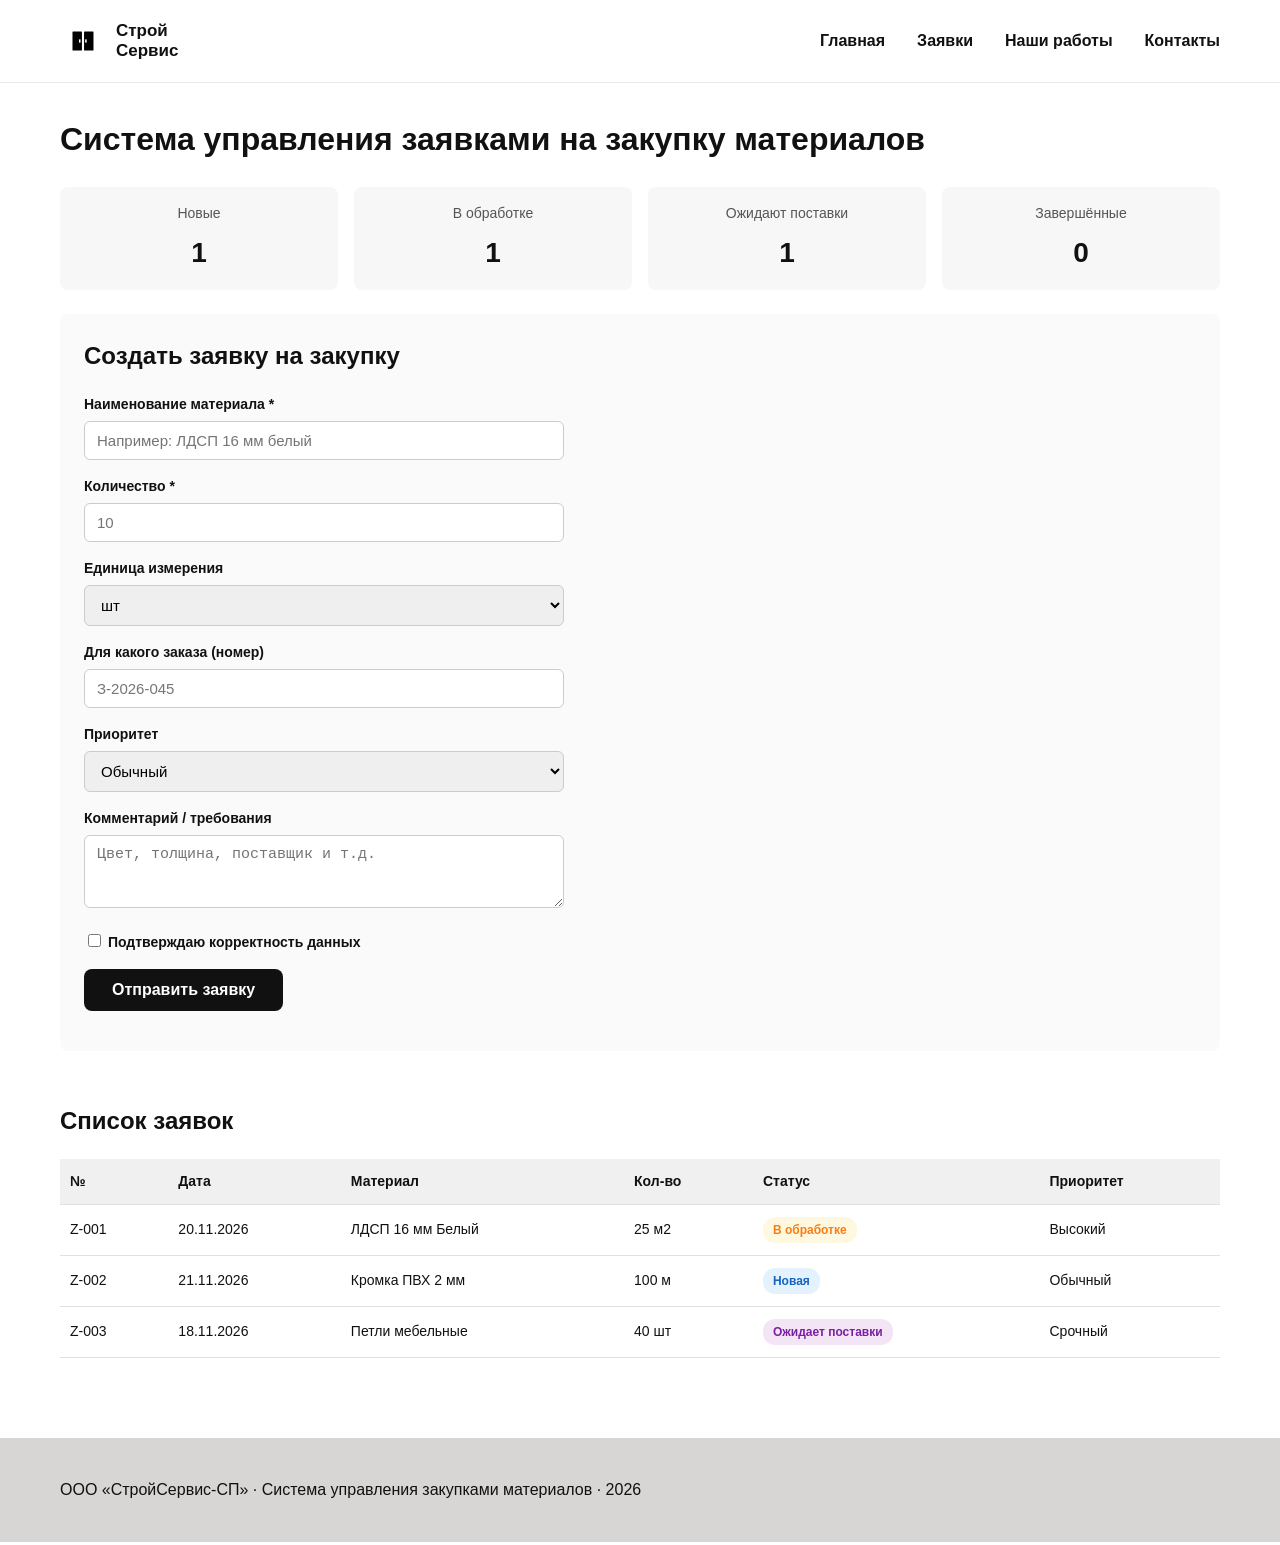
<file: requests.html>
<!DOCTYPE html>
<html lang="ru">
<head>
    <meta charset="UTF-8">
    <meta name="viewport" content="width=device-width, initial-scale=1.0">
    <link rel="stylesheet" href="style.css">
    <title>Заявки на закупку материалов — СтройСервис-СП</title>
</head>
<body>
<header>
  <div class="container header-inner">
    <a class="logo" href="index.html">
      <img src="logot.svg" alt="Строй Сервис" height="46" width="46">
      <div class="logo-text">Строй<br>Сервис</div>
    </a>
    <nav>
      <a href="index.html">Главная</a>
      <a href="requests.html">Заявки</a>
      <a href="#">Наши работы</a>
      <a href="#">Контакты</a>
    </nav>
  </div>
</header>

<main class="container">
  <h1 style="margin-top: 32px;">Система управления заявками на закупку материалов</h1>
  
  <section class="dashboard">
    <div class="stat-card">
      <h3>Новые</h3>
      <p class="stat-num" id="stat-new">3</p>
    </div>
    <div class="stat-card">
      <h3>В обработке</h3>
      <p class="stat-num" id="stat-process">5</p>
    </div>
    <div class="stat-card">
      <h3>Ожидают поставки</h3>
      <p class="stat-num" id="stat-wait">2</p>
    </div>
    <div class="stat-card">
      <h3>Завершённые</h3>
      <p class="stat-num" id="stat-done">12</p>
    </div>
  </section>

  <section class="form-section">
    <h2>Создать заявку на закупку</h2>
    <form id="material-request-form">
      <div class="form-row">
        <label for="material-name">Наименование материала *</label>
        <input type="text" id="material-name" name="materialName" required placeholder="Например: ЛДСП 16 мм белый">
      </div>
      <div class="form-row">
        <label for="quantity">Количество *</label>
        <input type="number" id="quantity" name="quantity" required min="1" placeholder="10">
      </div>
      <div class="form-row">
        <label for="unit">Единица измерения</label>
        <select id="unit" name="unit">
          <option value="шт">шт</option>
          <option value="м2">м²</option>
          <option value="м">м</option>
          <option value="кг">кг</option>
          <option value="л">л</option>
        </select>
      </div>
      <div class="form-row">
        <label for="order-ref">Для какого заказа (номер)</label>
        <input type="text" id="order-ref" name="orderRef" placeholder="З-2026-045">
      </div>
      <div class="form-row">
        <label for="priority">Приоритет</label>
        <select id="priority" name="priority">
          <option value="normal">Обычный</option>
          <option value="high">Высокий</option>
          <option value="urgent">Срочный</option>
        </select>
      </div>
      <div class="form-row">
        <label for="comment">Комментарий / требования</label>
        <textarea id="comment" name="comment" rows="3" placeholder="Цвет, толщина, поставщик и т.д."></textarea>
      </div>
      <div class="form-row">
        <label>
          <input type="checkbox" id="consent" name="consent" required>
          Подтверждаю корректность данных
        </label>
      </div>
      <button type="submit" class="btn-primary">Отправить заявку</button>
      <p id="form-message" class="form-message"></p>
    </form>
  </section>

  <section class="table-section">
    <h2>Список заявок</h2>
    <table id="requests-table">
      <thead>
        <tr>
          <th>№</th>
          <th>Дата</th>
          <th>Материал</th>
          <th>Кол-во</th>
          <th>Статус</th>
          <th>Приоритет</th>
        </tr>
      </thead>
      <tbody id="requests-body">
      </tbody>
    </table>
  </section>
</main>

<footer id="contacts">
  <div class="container">
    <p>ООО «СтройСервис-СП» · Система управления закупками материалов · 2026</p>
  </div>
</footer>

<script src="requests.js"></script>
</body>
</html>
</file>
<file: style.css>
* {
  box-sizing: border-box;
}

body {
  font-family: Arial, sans-serif;
  color: #111;
  background: #fff;
  min-width: 320px;
  overflow-x: hidden;
  margin: 0;
  line-height: 1.5;
}

.container {
  width: 100%;
  max-width: 1200px;
  margin: auto;
  padding: 0 20px;
}

header {
  padding: 18px 0;
  border-bottom: 1px solid #e8e8e8;
}

.header-inner {
  display: flex;
  justify-content: space-between;
  align-items: center;
}

.logo {
  display: flex;
  align-items: center;
  gap: 10px;
  color: #111;
  text-decoration: none;
}

.logo img {
  display: block;
  height: 46px;
  width: auto;
}

.logo-text {
  font-weight: 700;
  font-size: 17px;
  line-height: 1.15;
}

nav {
  display: flex;
  gap: 32px;
}

nav a {
  color: #111;
  text-decoration: none;
  font-weight: 700;
}

nav a:hover {
  color: #555;
}

/* Dashboard */
.dashboard {
  display: flex;
  gap: 16px;
  margin: 24px 0;
  flex-wrap: wrap;
}

.stat-card {
  flex: 1;
  min-width: 140px;
  background: #f7f7f7;
  border-radius: 8px;
  padding: 16px 20px;
  text-align: center;
}

.stat-card h3 {
  margin: 0 0 8px;
  font-size: 14px;
  color: #555;
  font-weight: 500;
}

.stat-num {
  margin: 0;
  font-size: 28px;
  font-weight: 700;
}

/* Form */
.form-section {
  background: #fafafa;
  padding: 24px;
  border-radius: 8px;
  margin-bottom: 32px;
}

.form-section h2 {
  margin-top: 0;
}

.form-row {
  margin-bottom: 16px;
}

.form-row label {
  display: block;
  margin-bottom: 6px;
  font-weight: 600;
  font-size: 14px;
}

.form-row input[type="text"],
.form-row input[type="number"],
.form-row select,
.form-row textarea {
  width: 100%;
  max-width: 480px;
  padding: 10px 12px;
  border: 1px solid #ccc;
  border-radius: 6px;
  font-size: 15px;
}

.btn-primary {
  background: #111;
  color: #fff;
  border: 0;
  border-radius: 8px;
  padding: 12px 28px;
  font-size: 16px;
  font-weight: 700;
  cursor: pointer;
}

.btn-primary:hover {
  background: #333;
}

.form-message {
  margin-top: 12px;
  font-weight: 600;
}

.form-message.is-error {
  color: #c00;
}

.form-message.is-success {
  color: #080;
}

/* Table */
.table-section {
  margin-bottom: 48px;
  overflow-x: auto;
}

table {
  width: 100%;
  border-collapse: collapse;
  font-size: 14px;
}

th, td {
  padding: 12px 10px;
  text-align: left;
  border-bottom: 1px solid #e0e0e0;
}

th {
  background: #f0f0f0;
  font-weight: 700;
}

.status {
  display: inline-block;
  padding: 4px 10px;
  border-radius: 12px;
  font-size: 12px;
  font-weight: 600;
}

.status-new { background: #e3f2fd; color: #1565c0; }
.status-processing { background: #fff8e1; color: #f57f17; }
.status-waiting { background: #f3e5f5; color: #7b1fa2; }
.status-done { background: #e8f5e9; color: #2e7d32; }
.status-rejected { background: #ffebee; color: #c62828; }

/* Hero */
.hero {
  display: flex;
  gap: 24px;
  margin-top: 28px;
}

.hero-img-wrap {
  width: 50%;
  height: 330px;
  position: relative;
  overflow: hidden;
  border-radius: 6px;
}

.hero-img-wrap img {
  width: 100%;
  height: 100%;
  object-fit: cover;
}

.hero-label {
  position: absolute;
  bottom: 40px;
  left: 0;
  background: rgba(0,0,0,.6);
  color: white;
  padding: 14px 18px;
  font-size: 30px;
  font-weight: 700;
}

.hero-actions {
  width: 50%;
  display: flex;
  flex-direction: column;
  gap: 24px;
}

.hero-actions button {
  flex: 1;
  border: 0;
  border-radius: 8px;
  background: #c4bebb;
  font-size: 22px;
  font-weight: 700;
  cursor: pointer;
}

.hero-actions button:hover {
  background: #b0aaa7;
}

.models-section {
  margin-top: 64px;
}

.models-section h2 {
  font-size: 28px;
}

.models-grid {
  display: flex;
  flex-wrap: wrap;
  gap: 0;
}

.card {
  width: 25%;
  padding: 8px;
}

.card img {
  width: 100%;
  height: 195px;
  object-fit: cover;
  border-radius: 4px;
  display: block;
}

.card-price {
  display: block;
  margin-top: 10px;
  font-size: 22px;
  font-weight: 700;
}

.card-name {
  color: #333;
  margin: 4px 0 0;
}

.banner {
  margin-top: 48px;
  height: 210px;
  border-radius: 8px;
  background: linear-gradient(rgba(0,0,0,.55),rgba(0,0,0,.55)), url('img/9.png') center/cover no-repeat;
  display: flex;
  align-items: center;
  padding: 40px;
}

.banner-text h1 {
  color: white;
  font-size: 38px;
  margin: 0;
}

.banner-text p {
  color: #ddd;
  font-size: 26px;
  margin: 8px 0 0;
}

.works-section {
  background: #f7f7f7;
  padding: 44px 0;
  margin-top: 48px;
}

.works-section h2 {
  text-align: center;
  margin-top: 0;
}

.works-grid {
  display: flex;
  flex-wrap: wrap;
}

.work-card {
  width: 25%;
  padding: 8px;
}

.work-card img {
  width: 100%;
  height: 185px;
  object-fit: cover;
  border-radius: 4px;
  display: block;
}

.work-card h3 {
  margin: 10px 0 4px;
  font-size: 16px;
}

.work-card p {
  margin: 0;
  font-size: 14px;
  color: #555;
}

footer {
  background: #d8d5d5;
  margin-top: 80px;
  padding: 24px 0;
}

.footer-top {
  display: flex;
  justify-content: space-between;
  padding: 36px 0;
}

.footer-nav-links {
  display: flex;
  gap: 24px;
  margin-bottom: 12px;
}

.footer-nav-links a {
  color: #111;
  text-decoration: none;
  font-weight: 600;
}

.footer-right {
  display: flex;
  flex-direction: column;
  gap: 14px;
  align-items: flex-end;
}

.social-icons {
  display: flex;
  gap: 12px;
}

.social-icon {
  width: 48px;
  height: 48px;
  border-radius: 50%;
  display: flex;
  justify-content: center;
  align-items: center;
  overflow: hidden;
  background: #fff;
}

.social-icon img {
  width: 100%;
  height: 100%;
  object-fit: cover;
}

.btn-zayvka {
  background: #111;
  color: white;
  border: 0;
  border-radius: 20px;
  padding: 10px 28px;
  text-decoration: none;
  font-weight: 700;
  display: inline-block;
}

.btn-zayvka:hover {
  background: #333;
}

.footer-bottom {
  border-top: 1px solid #bbb;
  padding: 24px 0;
  display: flex;
  gap: 24px;
}

.footer-bottom div {
  width: 25%;
}

.footer-bottom h4 {
  margin: 0 0 8px;
}

.footer-bottom address,
.footer-bottom p {
  margin: 0;
  font-style: normal;
  font-size: 14px;
}

@media (max-width: 1024px) {
  .hero {
    flex-direction: column;
  }
  .hero-img-wrap,
  .hero-actions {
    width: 100%;
  }
  .card,
  .work-card {
    width: 50%;
  }
  .footer-bottom div {
    width: 50%;
  }
}

@media (max-width: 768px) {
  .banner {
    height: 160px;
    padding: 24px;
  }
  .banner-text h1 {
    font-size: 26px;
  }
  .banner-text p {
    font-size: 18px;
  }
  .header-inner {
    flex-direction: column;
    gap: 12px;
  }
  nav {
    flex-wrap: wrap;
    justify-content: center;
    gap: 16px;
  }
  .hero-img-wrap {
    height: 220px;
  }
  .hero-label {
    font-size: 20px;
    bottom: 20px;
  }
  .card,
  .work-card {
    width: 100%;
  }
  .footer-top,
  .footer-bottom {
    flex-direction: column;
  }
  .footer-right {
    align-items: center;
  }
  .footer-bottom div {
    width: 100%;
  }
  .dashboard {
    flex-direction: column;
  }
}
</file>
